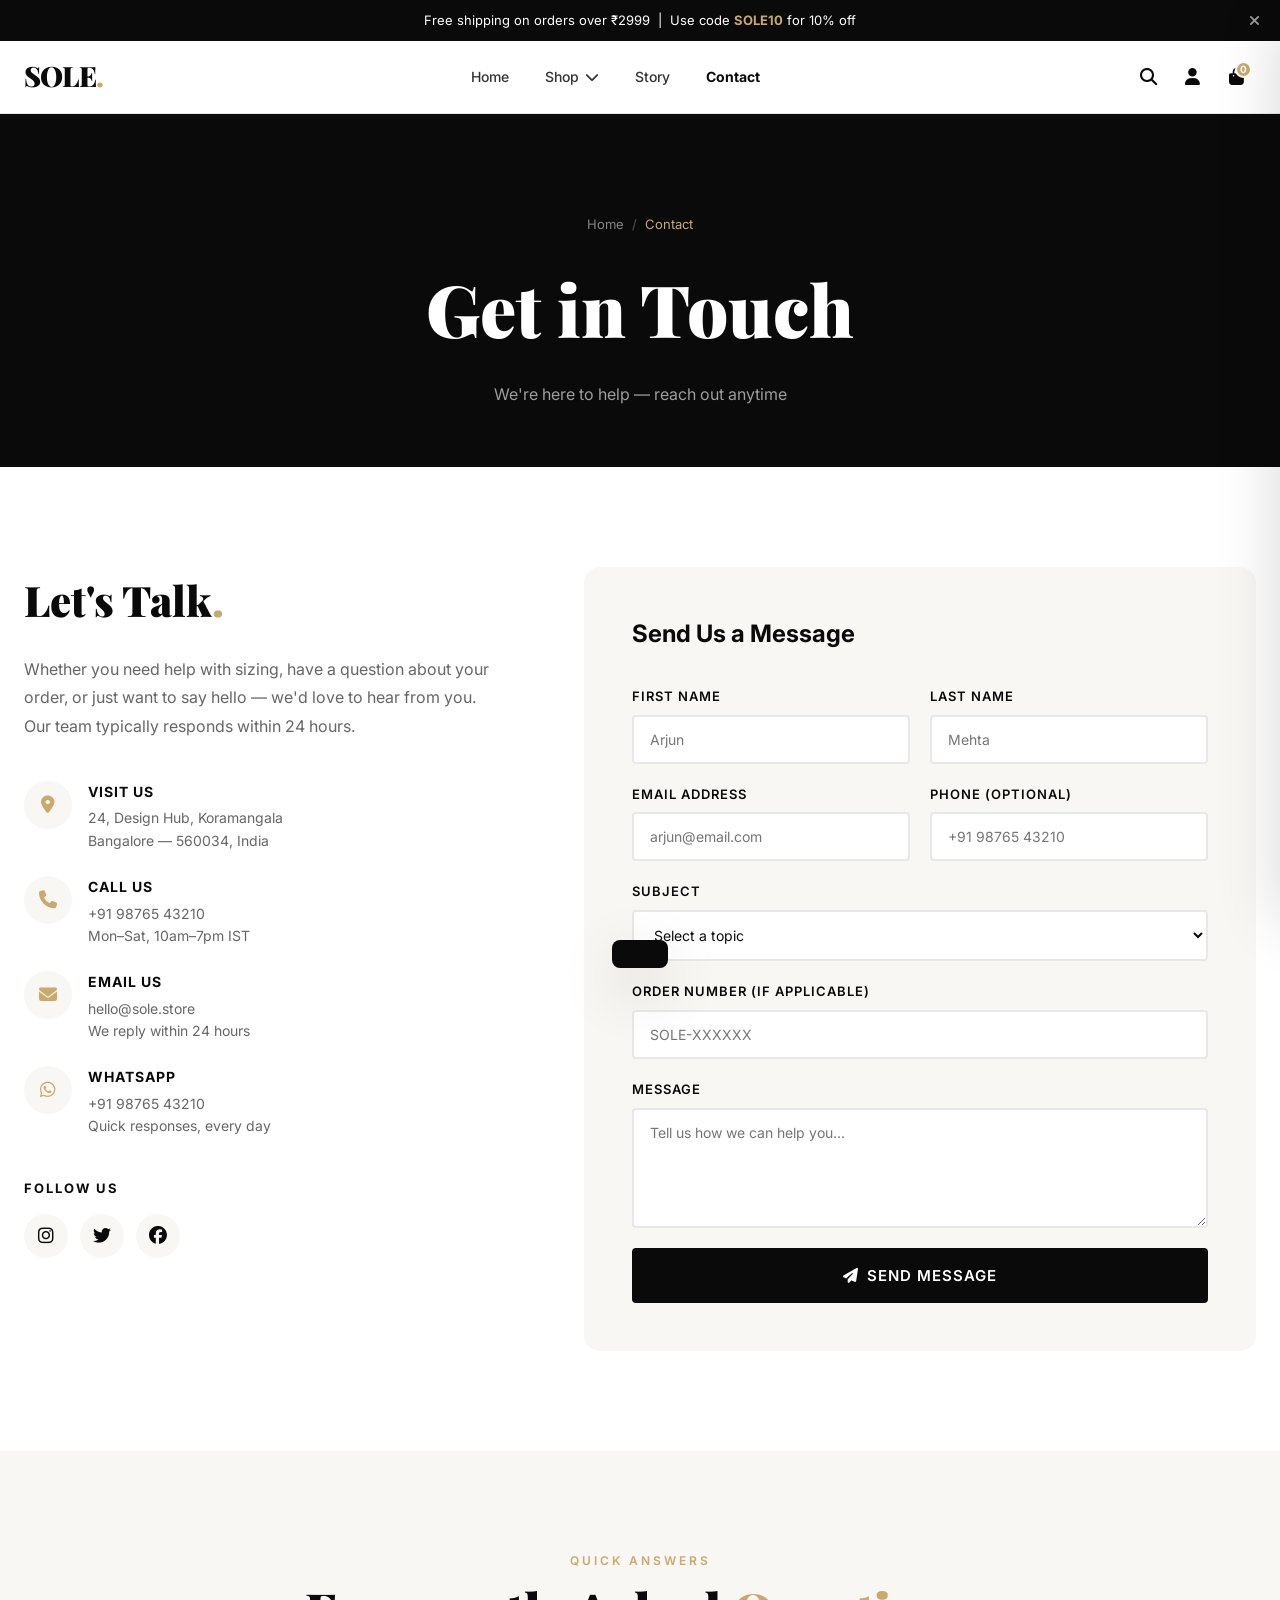
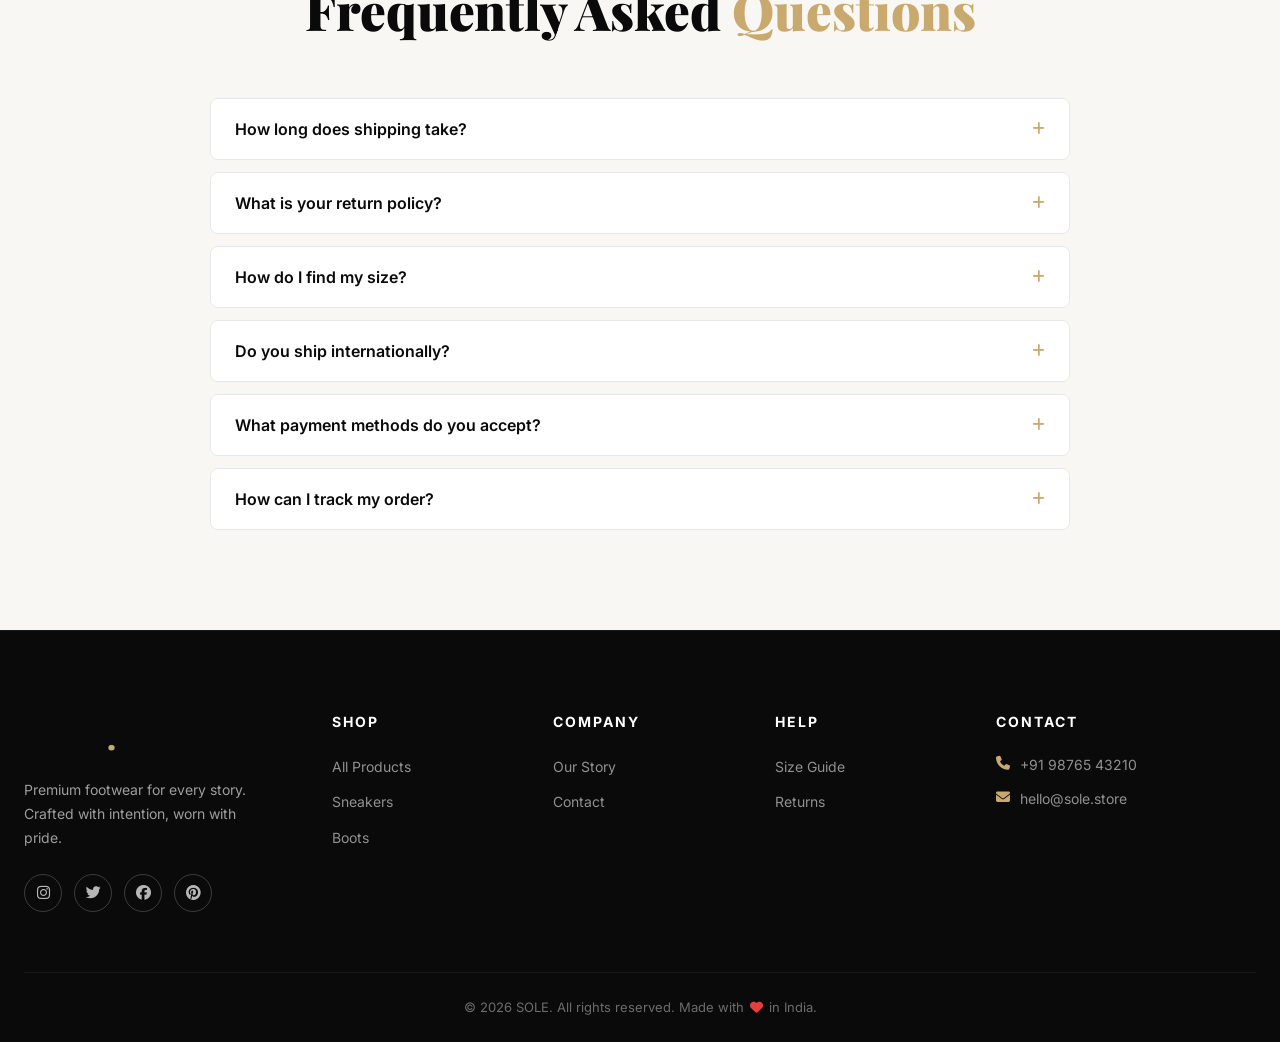
<file: contact.html>
<!DOCTYPE html>
<html lang="en">
<head>
  <meta charset="UTF-8" />
  <meta name="viewport" content="width=device-width, initial-scale=1.0" />
  <title>Contact Us — SOLE Premium Footwear</title>
  <meta name="description" content="Get in touch with SOLE. We're here for sizing help, order questions, and anything else." />
  <link rel="stylesheet" href="css/style.css" />
  <link rel="preconnect" href="https://fonts.googleapis.com" />
  <link href="https://fonts.googleapis.com/css2?family=Inter:wght@300;400;500;600;700;900&family=Playfair+Display:wght@700;900&display=swap" rel="stylesheet" />
  <link rel="stylesheet" href="https://cdnjs.cloudflare.com/ajax/libs/font-awesome/6.5.0/css/all.min.css" />
</head>
<body>

  <!-- ANNOUNCEMENT BAR -->
  <div class="announcement-bar">
    <span>Free shipping on orders over ₹2999 &nbsp;|&nbsp; Use code <strong>SOLE10</strong> for 10% off</span>
    <button class="announcement-close" aria-label="Close"><i class="fas fa-times"></i></button>
  </div>

  <!-- NAVIGATION -->
  <header class="header" id="header">
    <nav class="nav container">
      <a href="index.html" class="nav__logo">SOLE<span>.</span></a>
      <ul class="nav__menu" id="navMenu">
        <li><a href="index.html" class="nav__link">Home</a></li>
        <li class="nav__dropdown">
          <a href="products.html" class="nav__link">Shop <i class="fas fa-chevron-down"></i></a>
          <ul class="dropdown__menu">
            <li><a href="products.html?cat=sneakers">Sneakers</a></li>
            <li><a href="products.html?cat=boots">Boots</a></li>
            <li><a href="products.html?cat=loafers">Loafers</a></li>
            <li><a href="products.html?cat=sandals">Sandals</a></li>
            <li><a href="products.html?cat=formal">Formal</a></li>
            <li><a href="products.html">All Products</a></li>
          </ul>
        </li>
        <li><a href="about.html" class="nav__link">Story</a></li>
        <li><a href="contact.html" class="nav__link active">Contact</a></li>
      </ul>
      <div class="nav__actions">
        <button class="nav__icon" id="searchToggle" aria-label="Search"><i class="fas fa-search"></i></button>
        <a href="about.html" class="nav__icon" aria-label="Account"><i class="fas fa-user"></i></a>
        <button class="nav__icon cart-btn" id="cartToggle" aria-label="Cart">
          <i class="fas fa-shopping-bag"></i>
          <span class="cart-count" id="cartCount">0</span>
        </button>
        <button class="nav__hamburger" id="hamburger" aria-label="Menu">
          <span></span><span></span><span></span>
        </button>
      </div>
    </nav>
    <div class="search-bar" id="searchBar">
      <div class="container">
        <input type="text" placeholder="Search products..." id="searchInput" />
        <button id="searchSubmit"><i class="fas fa-search"></i></button>
        <button id="searchClose"><i class="fas fa-times"></i></button>
      </div>
    </div>
  </header>

  <!-- CART SIDEBAR -->
  <div class="cart-overlay" id="cartOverlay"></div>
  <aside class="cart-sidebar" id="cartSidebar">
    <div class="cart-sidebar__header">
      <h3>Your Bag <span id="cartItemCount">(0)</span></h3>
      <button id="cartClose"><i class="fas fa-times"></i></button>
    </div>
    <div class="cart-sidebar__body" id="cartItems">
      <div class="cart-empty" id="cartEmpty">
        <i class="fas fa-shopping-bag"></i>
        <p>Your bag is empty</p>
        <a href="products.html" class="btn btn--primary">Start Shopping</a>
      </div>
    </div>
    <div class="cart-sidebar__footer" id="cartFooter" style="display:none;">
      <div class="cart-subtotal"><span>Subtotal</span><span id="cartSubtotal">₹0</span></div>
      <p class="cart-note">Shipping & taxes calculated at checkout</p>
      <a href="checkout.html" class="btn btn--primary btn--full">Checkout</a>
    </div>
  </aside>

  <!-- PAGE HERO -->
  <section class="page-hero">
    <div class="container">
      <nav class="breadcrumb" aria-label="Breadcrumb">
        <a href="index.html">Home</a>
        <span>/</span>
        <span class="current">Contact</span>
      </nav>
      <h1>Get in Touch</h1>
      <p>We're here to help — reach out anytime</p>
    </div>
  </section>

  <!-- CONTACT SECTION -->
  <section class="contact-section">
    <div class="container">
      <div class="contact__grid">

        <!-- LEFT: INFO -->
        <div>
          <div class="contact__info">
            <h2>Let's Talk<span style="color:var(--accent)">.</span></h2>
            <p>Whether you need help with sizing, have a question about your order, or just want to say hello — we'd love to hear from you. Our team typically responds within 24 hours.</p>
          </div>
          <div class="contact__details">
            <div class="contact__detail">
              <div class="contact__detail-icon"><i class="fas fa-map-marker-alt"></i></div>
              <div class="contact__detail-text">
                <strong>Visit Us</strong>
                <p>24, Design Hub, Koramangala<br>Bangalore — 560034, India</p>
              </div>
            </div>
            <div class="contact__detail">
              <div class="contact__detail-icon"><i class="fas fa-phone"></i></div>
              <div class="contact__detail-text">
                <strong>Call Us</strong>
                <p>+91 98765 43210<br>Mon–Sat, 10am–7pm IST</p>
              </div>
            </div>
            <div class="contact__detail">
              <div class="contact__detail-icon"><i class="fas fa-envelope"></i></div>
              <div class="contact__detail-text">
                <strong>Email Us</strong>
                <p>hello@sole.store<br>We reply within 24 hours</p>
              </div>
            </div>
            <div class="contact__detail">
              <div class="contact__detail-icon"><i class="fab fa-whatsapp"></i></div>
              <div class="contact__detail-text">
                <strong>WhatsApp</strong>
                <p>+91 98765 43210<br>Quick responses, every day</p>
              </div>
            </div>
          </div>

          <!-- Social -->
          <div style="margin-top:40px;">
            <p style="font-size:13px;font-weight:700;letter-spacing:2px;text-transform:uppercase;margin-bottom:16px;">Follow Us</p>
            <div style="display:flex;gap:12px;">
              <a href="#" style="width:44px;height:44px;background:var(--off-white);border-radius:50%;display:flex;align-items:center;justify-content:center;font-size:18px;color:var(--black);transition:all 0.3s;" onmouseover="this.style.background='#0a0a0a';this.style.color='#fff'" onmouseout="this.style.background='var(--off-white)';this.style.color='var(--black)'"><i class="fab fa-instagram"></i></a>
              <a href="#" style="width:44px;height:44px;background:var(--off-white);border-radius:50%;display:flex;align-items:center;justify-content:center;font-size:18px;color:var(--black);transition:all 0.3s;" onmouseover="this.style.background='#0a0a0a';this.style.color='#fff'" onmouseout="this.style.background='var(--off-white)';this.style.color='var(--black)'"><i class="fab fa-twitter"></i></a>
              <a href="#" style="width:44px;height:44px;background:var(--off-white);border-radius:50%;display:flex;align-items:center;justify-content:center;font-size:18px;color:var(--black);transition:all 0.3s;" onmouseover="this.style.background='#0a0a0a';this.style.color='#fff'" onmouseout="this.style.background='var(--off-white)';this.style.color='var(--black)'"><i class="fab fa-facebook"></i></a>
            </div>
          </div>
        </div>

        <!-- RIGHT: FORM -->
        <div class="contact-form fade-in">
          <h3>Send Us a Message</h3>
          <form id="contactForm" novalidate>
            <div class="form-grid">
              <div class="form-group">
                <label for="firstName">First Name</label>
                <input type="text" id="firstName" name="firstName" placeholder="Arjun" required />
              </div>
              <div class="form-group">
                <label for="lastName">Last Name</label>
                <input type="text" id="lastName" name="lastName" placeholder="Mehta" required />
              </div>
              <div class="form-group">
                <label for="email">Email Address</label>
                <input type="email" id="email" name="email" placeholder="arjun@email.com" required />
              </div>
              <div class="form-group">
                <label for="phone">Phone (Optional)</label>
                <input type="tel" id="phone" name="phone" placeholder="+91 98765 43210" />
              </div>
              <div class="form-group full">
                <label for="subject">Subject</label>
                <select id="subject" name="subject">
                  <option value="">Select a topic</option>
                  <option value="order">Order Inquiry</option>
                  <option value="sizing">Sizing Help</option>
                  <option value="return">Return / Exchange</option>
                  <option value="wholesale">Wholesale</option>
                  <option value="other">Other</option>
                </select>
              </div>
              <div class="form-group full">
                <label for="orderNumber">Order Number (if applicable)</label>
                <input type="text" id="orderNumber" name="orderNumber" placeholder="SOLE-XXXXXX" />
              </div>
              <div class="form-group full">
                <label for="message">Message</label>
                <textarea id="message" name="message" placeholder="Tell us how we can help you..." required rows="5"></textarea>
              </div>
              <div class="form-group full">
                <button type="submit" class="btn btn--primary btn--full" style="font-size:15px;padding:16px;">
                  <i class="fas fa-paper-plane"></i> Send Message
                </button>
              </div>
            </div>
          </form>
        </div>
      </div>
    </div>
  </section>

  <!-- FAQ SECTION -->
  <section class="section" style="background:var(--off-white);">
    <div class="container">
      <div class="section__header">
        <p class="section__tag">Quick Answers</p>
        <h2 class="section__title">Frequently Asked <span>Questions</span></h2>
      </div>
      <div class="faq-grid" id="faqGrid">
        <div class="faq-item">
          <button class="faq-question">
            How long does shipping take?
            <i class="fas fa-plus"></i>
          </button>
          <div class="faq-answer">
            <p>Standard delivery takes 2–5 business days across India. Express delivery (1–2 days) is available for metro cities. You'll receive a tracking link via SMS and email once your order ships.</p>
          </div>
        </div>
        <div class="faq-item">
          <button class="faq-question">
            What is your return policy?
            <i class="fas fa-plus"></i>
          </button>
          <div class="faq-answer">
            <p>We offer 30-day returns on unworn shoes in original packaging. Exchange for size issues is free — just contact us within 7 days of delivery and we'll sort it out.</p>
          </div>
        </div>
        <div class="faq-item">
          <button class="faq-question">
            How do I find my size?
            <i class="fas fa-plus"></i>
          </button>
          <div class="faq-answer">
            <p>Our shoes run true to size for most styles. Check the size guide on each product page for measurements. When in doubt, size up — we also offer free size exchanges.</p>
          </div>
        </div>
        <div class="faq-item">
          <button class="faq-question">
            Do you ship internationally?
            <i class="fas fa-plus"></i>
          </button>
          <div class="faq-answer">
            <p>Currently we ship across all 29 states in India. International shipping is coming soon — join our newsletter to be the first to know.</p>
          </div>
        </div>
        <div class="faq-item">
          <button class="faq-question">
            What payment methods do you accept?
            <i class="fas fa-plus"></i>
          </button>
          <div class="faq-answer">
            <p>We accept all major credit/debit cards, UPI, NetBanking, PayTM, GPay, PhonePe, and Cash on Delivery for orders up to ₹5000.</p>
          </div>
        </div>
        <div class="faq-item">
          <button class="faq-question">
            How can I track my order?
            <i class="fas fa-plus"></i>
          </button>
          <div class="faq-answer">
            <p>Once your order ships, you'll receive an SMS and email with a tracking link. You can also email us at hello@sole.store with your order number for an update.</p>
          </div>
        </div>
      </div>
    </div>
  </section>

  <!-- FOOTER -->
  <footer class="footer">
    <div class="container">
      <div class="footer__grid">
        <div class="footer__brand">
          <a href="index.html" class="nav__logo footer__logo">SOLE<span>.</span></a>
          <p>Premium footwear for every story. Crafted with intention, worn with pride.</p>
          <div class="footer__social">
            <a href="#" aria-label="Instagram"><i class="fab fa-instagram"></i></a>
            <a href="#" aria-label="Twitter"><i class="fab fa-twitter"></i></a>
            <a href="#" aria-label="Facebook"><i class="fab fa-facebook"></i></a>
            <a href="#" aria-label="Pinterest"><i class="fab fa-pinterest"></i></a>
          </div>
        </div>
        <div class="footer__links">
          <h4>Shop</h4>
          <ul>
            <li><a href="products.html">All Products</a></li>
            <li><a href="products.html?cat=sneakers">Sneakers</a></li>
            <li><a href="products.html?cat=boots">Boots</a></li>
          </ul>
        </div>
        <div class="footer__links">
          <h4>Company</h4>
          <ul>
            <li><a href="about.html">Our Story</a></li>
            <li><a href="contact.html">Contact</a></li>
          </ul>
        </div>
        <div class="footer__links">
          <h4>Help</h4>
          <ul>
            <li><a href="#">Size Guide</a></li>
            <li><a href="#">Returns</a></li>
          </ul>
        </div>
        <div class="footer__contact">
          <h4>Contact</h4>
          <p><i class="fas fa-phone"></i> +91 98765 43210</p>
          <p><i class="fas fa-envelope"></i> hello@sole.store</p>
        </div>
      </div>
      <div class="footer__bottom">
        <p>&copy; 2026 SOLE. All rights reserved. Made with <i class="fas fa-heart"></i> in India.</p>
      </div>
    </div>
  </footer>

  <button class="back-to-top" id="backToTop"><i class="fas fa-arrow-up"></i></button>
  <div class="toast" id="toast"></div>

  <script src="js/products.js"></script>
  <script src="js/main.js"></script>
  <script>
    // FAQ Accordion
    document.querySelectorAll('.faq-question').forEach(btn => {
      btn.addEventListener('click', () => {
        const item = btn.closest('.faq-item');
        const isOpen = item.classList.contains('active');
        document.querySelectorAll('.faq-item.active').forEach(i => i.classList.remove('active'));
        if (!isOpen) item.classList.add('active');
      });
    });
  </script>
</body>
</html>
</file>
<file: css/style.css>
/* ============================================================
   SOLE — E-Commerce Footwear Website
   Design System: Minimalistic, Bold, Premium
   ============================================================ */

/* ---- VARIABLES ---- */
:root {
  --black: #0a0a0a;
  --white: #ffffff;
  --off-white: #f8f7f4;
  --cream: #f0ece3;
  --accent: #c9a96e;
  --accent-dark: #a8824a;
  --gray-100: #f5f5f5;
  --gray-200: #e8e8e8;
  --gray-400: #9e9e9e;
  --gray-600: #666666;
  --gray-800: #333333;
  --danger: #e53e3e;
  --success: #38a169;

  --font-sans: 'Inter', sans-serif;
  --font-serif: 'Playfair Display', serif;

  --radius: 4px;
  --radius-md: 8px;
  --radius-lg: 16px;

  --shadow-sm: 0 2px 8px rgba(0,0,0,0.06);
  --shadow-md: 0 8px 30px rgba(0,0,0,0.10);
  --shadow-lg: 0 20px 60px rgba(0,0,0,0.16);

  --transition: all 0.3s cubic-bezier(0.4, 0, 0.2, 1);
  --transition-slow: all 0.6s cubic-bezier(0.4, 0, 0.2, 1);

  --nav-height: 72px;
  --announce-height: 40px;
}

/* ---- RESET ---- */
*, *::before, *::after { margin: 0; padding: 0; box-sizing: border-box; }
html { scroll-behavior: smooth; font-size: 16px; }
body {
  font-family: var(--font-sans);
  background: var(--white);
  color: var(--black);
  line-height: 1.6;
  overflow-x: hidden;
}
img { max-width: 100%; display: block; }
a { text-decoration: none; color: inherit; }
ul { list-style: none; }
button { cursor: pointer; border: none; background: none; font-family: inherit; }
input, textarea { font-family: inherit; }

/* ---- LAYOUT ---- */
.container {
  max-width: 1280px;
  margin: 0 auto;
  padding: 0 24px;
}
.section { padding: 100px 0; }

/* ---- TYPOGRAPHY ---- */
.section__header { text-align: center; margin-bottom: 60px; }
.section__tag {
  font-size: 12px;
  font-weight: 600;
  letter-spacing: 3px;
  text-transform: uppercase;
  color: var(--accent);
  margin-bottom: 12px;
  display: block;
}
.section__title {
  font-family: var(--font-serif);
  font-size: clamp(32px, 4vw, 52px);
  font-weight: 900;
  line-height: 1.1;
  color: var(--black);
}
.section__title span { color: var(--accent); }

/* ---- BUTTONS ---- */
.btn {
  display: inline-flex;
  align-items: center;
  gap: 8px;
  padding: 14px 32px;
  font-size: 14px;
  font-weight: 600;
  letter-spacing: 1px;
  text-transform: uppercase;
  border-radius: var(--radius);
  transition: var(--transition);
  cursor: pointer;
  white-space: nowrap;
}
.btn--primary {
  background: var(--black);
  color: var(--white);
  border: 2px solid var(--black);
}
.btn--primary:hover {
  background: var(--accent);
  border-color: var(--accent);
  transform: translateY(-2px);
  box-shadow: var(--shadow-md);
}
.btn--outline {
  background: transparent;
  color: var(--black);
  border: 2px solid var(--black);
}
.btn--outline:hover {
  background: var(--black);
  color: var(--white);
  transform: translateY(-2px);
}
.btn--ghost {
  background: transparent;
  color: var(--white);
  border: 2px solid rgba(255,255,255,0.6);
}
.btn--ghost:hover {
  background: var(--white);
  color: var(--black);
  border-color: var(--white);
}
.btn--white {
  background: var(--white);
  color: var(--black);
  border: 2px solid var(--white);
}
.btn--white:hover {
  background: transparent;
  color: var(--white);
}
.btn--full { width: 100%; justify-content: center; }
.btn--sm { padding: 10px 20px; font-size: 12px; }

/* ============================================================
   ANNOUNCEMENT BAR
   ============================================================ */
.announcement-bar {
  background: var(--black);
  color: var(--white);
  text-align: center;
  padding: 10px 24px;
  font-size: 13px;
  font-weight: 400;
  position: relative;
  z-index: 1000;
  display: flex;
  align-items: center;
  justify-content: center;
  gap: 16px;
  min-height: var(--announce-height);
}
.announcement-bar strong { color: var(--accent); }
.announcement-close {
  position: absolute;
  right: 20px;
  color: rgba(255,255,255,0.6);
  font-size: 14px;
  transition: var(--transition);
}
.announcement-close:hover { color: var(--white); }

/* ============================================================
   NAVIGATION
   ============================================================ */
.header {
  position: sticky;
  top: 0;
  z-index: 999;
  background: rgba(255,255,255,0.97);
  backdrop-filter: blur(20px);
  border-bottom: 1px solid var(--gray-200);
  transition: var(--transition);
}
.header.scrolled {
  box-shadow: var(--shadow-md);
}
.nav {
  display: flex;
  align-items: center;
  justify-content: space-between;
  height: var(--nav-height);
  gap: 32px;
}
.nav__logo {
  font-family: var(--font-serif);
  font-size: 28px;
  font-weight: 900;
  letter-spacing: -1px;
  color: var(--black);
}
.nav__logo span { color: var(--accent); }
.nav__menu {
  display: flex;
  align-items: center;
  gap: 8px;
}
.nav__link {
  font-size: 14px;
  font-weight: 500;
  color: var(--gray-800);
  padding: 8px 14px;
  border-radius: var(--radius);
  transition: var(--transition);
  display: flex;
  align-items: center;
  gap: 6px;
}
.nav__link:hover, .nav__link.active { color: var(--black); }
.nav__link.active { font-weight: 700; }

/* Dropdown */
.nav__dropdown { position: relative; }
.dropdown__menu {
  position: absolute;
  top: calc(100% + 12px);
  left: 0;
  background: var(--white);
  border: 1px solid var(--gray-200);
  border-radius: var(--radius-md);
  box-shadow: var(--shadow-lg);
  min-width: 180px;
  opacity: 0;
  pointer-events: none;
  transform: translateY(-10px);
  transition: var(--transition);
  z-index: 100;
}
.nav__dropdown:hover .dropdown__menu {
  opacity: 1;
  pointer-events: all;
  transform: translateY(0);
}
.dropdown__menu li a {
  display: block;
  padding: 10px 18px;
  font-size: 14px;
  color: var(--gray-800);
  transition: var(--transition);
}
.dropdown__menu li a:hover { background: var(--gray-100); color: var(--black); }
.dropdown__menu li:first-child a { border-radius: var(--radius-md) var(--radius-md) 0 0; }
.dropdown__menu li:last-child a { border-radius: 0 0 var(--radius-md) var(--radius-md); }

.nav__actions { display: flex; align-items: center; gap: 4px; }
.nav__icon {
  width: 40px; height: 40px;
  display: flex; align-items: center; justify-content: center;
  border-radius: 50%;
  font-size: 17px;
  color: var(--black);
  transition: var(--transition);
  position: relative;
}
.nav__icon:hover { background: var(--gray-100); }
.cart-count {
  position: absolute;
  top: 4px; right: 4px;
  background: var(--accent);
  color: var(--white);
  font-size: 10px;
  font-weight: 700;
  width: 17px; height: 17px;
  border-radius: 50%;
  display: flex; align-items: center; justify-content: center;
  border: 2px solid var(--white);
}
.nav__hamburger {
  display: none;
  flex-direction: column;
  gap: 5px;
  padding: 8px;
  border-radius: var(--radius);
  transition: var(--transition);
}
.nav__hamburger span {
  display: block;
  width: 22px; height: 2px;
  background: var(--black);
  border-radius: 2px;
  transition: var(--transition);
}
.nav__hamburger:hover { background: var(--gray-100); }

/* Search Bar */
.search-bar {
  background: var(--white);
  border-top: 1px solid var(--gray-200);
  padding: 16px 0;
  display: none;
}
.search-bar.active { display: block; }
.search-bar .container {
  display: flex;
  align-items: center;
  gap: 12px;
}
.search-bar input {
  flex: 1;
  padding: 12px 16px;
  border: 2px solid var(--gray-200);
  border-radius: var(--radius);
  font-size: 15px;
  outline: none;
  transition: var(--transition);
}
.search-bar input:focus { border-color: var(--black); }
.search-bar button { color: var(--black); font-size: 18px; padding: 8px; }

/* ============================================================
   CART SIDEBAR
   ============================================================ */
.cart-overlay {
  position: fixed; inset: 0;
  background: rgba(0,0,0,0.5);
  z-index: 1100;
  opacity: 0;
  pointer-events: none;
  transition: var(--transition);
}
.cart-overlay.active { opacity: 1; pointer-events: all; }
.cart-sidebar {
  position: fixed;
  top: 0; right: -420px;
  width: 420px; max-width: 100vw;
  height: 100vh;
  background: var(--white);
  z-index: 1200;
  display: flex;
  flex-direction: column;
  transition: right 0.4s cubic-bezier(0.4, 0, 0.2, 1);
  box-shadow: var(--shadow-lg);
}
.cart-sidebar.active { right: 0; }
.cart-sidebar__header {
  display: flex;
  align-items: center;
  justify-content: space-between;
  padding: 24px;
  border-bottom: 1px solid var(--gray-200);
}
.cart-sidebar__header h3 { font-size: 20px; font-weight: 700; }
.cart-sidebar__header button { font-size: 20px; color: var(--gray-600); transition: var(--transition); }
.cart-sidebar__header button:hover { color: var(--black); }
.cart-sidebar__body {
  flex: 1;
  overflow-y: auto;
  padding: 24px;
}
.cart-empty {
  display: flex; flex-direction: column;
  align-items: center; justify-content: center;
  gap: 16px;
  height: 100%;
  text-align: center;
}
.cart-empty i { font-size: 48px; color: var(--gray-200); }
.cart-empty p { color: var(--gray-600); font-size: 16px; }
.cart-item {
  display: flex;
  gap: 16px;
  padding: 16px 0;
  border-bottom: 1px solid var(--gray-100);
}
.cart-item img { width: 80px; height: 80px; object-fit: cover; border-radius: var(--radius-md); flex-shrink: 0; }
.cart-item__info { flex: 1; }
.cart-item__name { font-size: 14px; font-weight: 600; margin-bottom: 4px; }
.cart-item__meta { font-size: 12px; color: var(--gray-600); margin-bottom: 8px; }
.cart-item__controls { display: flex; align-items: center; gap: 12px; }
.qty-btn {
  width: 28px; height: 28px;
  border: 1px solid var(--gray-200);
  border-radius: 4px;
  display: flex; align-items: center; justify-content: center;
  font-size: 14px; font-weight: 700;
  transition: var(--transition);
}
.qty-btn:hover { background: var(--black); color: var(--white); border-color: var(--black); }
.cart-item__qty { font-size: 14px; font-weight: 600; min-width: 20px; text-align: center; }
.cart-item__price { font-size: 15px; font-weight: 700; }
.cart-item__remove { color: var(--gray-400); font-size: 14px; margin-left: auto; transition: var(--transition); }
.cart-item__remove:hover { color: var(--danger); }
.cart-sidebar__footer {
  padding: 24px;
  border-top: 1px solid var(--gray-200);
  display: flex;
  flex-direction: column;
  gap: 12px;
}
.cart-subtotal {
  display: flex;
  justify-content: space-between;
  font-size: 18px;
  font-weight: 700;
}
.cart-note { font-size: 12px; color: var(--gray-600); text-align: center; }

/* ============================================================
   HERO
   ============================================================ */
.hero {
  position: relative;
  height: calc(100vh - var(--nav-height) - var(--announce-height));
  min-height: 600px;
  overflow: hidden;
}
.hero__slides { position: relative; width: 100%; height: 100%; }
.hero__slide {
  position: absolute; inset: 0;
  background-size: cover;
  background-position: center;
  opacity: 0;
  transition: opacity 0.8s ease;
}
.hero__slide.active { opacity: 1; z-index: 1; }
.hero__overlay {
  position: absolute; inset: 0;
  background: linear-gradient(135deg, rgba(10,10,10,0.75) 0%, rgba(10,10,10,0.3) 60%, transparent 100%);
}
.hero__content {
  position: absolute;
  bottom: 15%;
  left: 0; right: 0;
  z-index: 2;
  max-width: 700px;
}
.hero__tag {
  font-size: 12px;
  font-weight: 600;
  letter-spacing: 4px;
  text-transform: uppercase;
  color: var(--accent);
  margin-bottom: 16px;
}
.hero__title {
  font-family: var(--font-serif);
  font-size: clamp(52px, 8vw, 100px);
  font-weight: 900;
  color: var(--white);
  line-height: 0.95;
  margin-bottom: 24px;
}
.hero__title span { color: var(--accent); }
.hero__sub {
  font-size: 18px;
  color: rgba(255,255,255,0.85);
  margin-bottom: 36px;
  line-height: 1.6;
  max-width: 460px;
}
.hero__actions { display: flex; gap: 16px; flex-wrap: wrap; }
.hero__controls {
  position: absolute;
  bottom: 40px; left: 50%;
  transform: translateX(-50%);
  z-index: 3;
  display: flex;
  align-items: center;
  gap: 20px;
}
.hero__prev, .hero__next {
  width: 44px; height: 44px;
  border: 2px solid rgba(255,255,255,0.5);
  border-radius: 50%;
  color: var(--white);
  font-size: 16px;
  display: flex; align-items: center; justify-content: center;
  transition: var(--transition);
}
.hero__prev:hover, .hero__next:hover {
  background: var(--white);
  color: var(--black);
  border-color: var(--white);
}
.hero__dots { display: flex; gap: 8px; }
.hero__dot {
  width: 8px; height: 8px;
  border-radius: 50%;
  background: rgba(255,255,255,0.4);
  cursor: pointer;
  transition: var(--transition);
}
.hero__dot.active { background: var(--white); width: 24px; border-radius: 4px; }
.hero__scroll {
  position: absolute;
  right: 40px; bottom: 50px;
  z-index: 3;
  display: flex;
  flex-direction: column;
  align-items: center;
  gap: 8px;
  color: rgba(255,255,255,0.6);
  font-size: 11px;
  letter-spacing: 2px;
  text-transform: uppercase;
}
.hero__scroll-line {
  width: 1px; height: 50px;
  background: rgba(255,255,255,0.4);
  animation: scrollLine 2s ease-in-out infinite;
}
@keyframes scrollLine { 0%,100% { transform: scaleY(0); transform-origin: top; } 50% { transform: scaleY(1); transform-origin: top; } }

/* ============================================================
   STATS
   ============================================================ */
.stats {
  background: var(--black);
  padding: 60px 0;
}
.stats__grid {
  display: grid;
  grid-template-columns: repeat(4, 1fr);
  gap: 24px;
  text-align: center;
}
.stat__item { padding: 20px; }
.stat__num {
  font-family: var(--font-serif);
  font-size: clamp(36px, 5vw, 60px);
  font-weight: 900;
  color: var(--accent);
  line-height: 1;
  margin-bottom: 8px;
}
.stat__item p {
  color: rgba(255,255,255,0.6);
  font-size: 14px;
  letter-spacing: 1px;
}

/* ============================================================
   CATEGORIES
   ============================================================ */
.categories__grid {
  display: grid;
  grid-template-columns: repeat(4, 1fr);
  grid-template-rows: repeat(2, 240px);
  gap: 16px;
}
.category__card {
  position: relative;
  overflow: hidden;
  border-radius: var(--radius-md);
  display: block;
}
.category__card--large {
  grid-column: span 2;
  grid-row: span 2;
}
.category__card img {
  width: 100%; height: 100%;
  object-fit: cover;
  transition: transform 0.6s ease;
}
.category__card:hover img { transform: scale(1.08); }
.category__overlay {
  position: absolute; inset: 0;
  background: linear-gradient(to top, rgba(10,10,10,0.8) 0%, transparent 60%);
  display: flex;
  flex-direction: column;
  justify-content: flex-end;
  padding: 24px;
  transition: var(--transition);
}
.category__overlay h3 {
  font-family: var(--font-serif);
  font-size: 24px;
  font-weight: 700;
  color: var(--white);
  margin-bottom: 4px;
}
.category__card--large .category__overlay h3 { font-size: 36px; }
.category__overlay span {
  font-size: 13px;
  color: rgba(255,255,255,0.7);
  letter-spacing: 1px;
}
.category__card:hover .category__overlay { background: linear-gradient(to top, rgba(10,10,10,0.9) 0%, rgba(10,10,10,0.2) 100%); }

/* ============================================================
   PRODUCTS
   ============================================================ */
.product-filters {
  display: flex;
  gap: 8px;
  justify-content: center;
  margin-top: 24px;
  flex-wrap: wrap;
}
.filter-btn {
  padding: 8px 20px;
  border: 2px solid var(--gray-200);
  border-radius: 50px;
  font-size: 13px;
  font-weight: 600;
  color: var(--gray-600);
  transition: var(--transition);
  letter-spacing: 0.5px;
}
.filter-btn:hover { border-color: var(--black); color: var(--black); }
.filter-btn.active { background: var(--black); color: var(--white); border-color: var(--black); }
.products__grid {
  display: grid;
  grid-template-columns: repeat(4, 1fr);
  gap: 28px;
  margin-top: 16px;
}
.arrivals__grid {
  display: grid;
  grid-template-columns: repeat(4, 1fr);
  gap: 28px;
}
.product-card {
  background: var(--white);
  border-radius: var(--radius-md);
  overflow: hidden;
  position: relative;
  transition: var(--transition);
  border: 1px solid transparent;
}
.product-card:hover {
  border-color: var(--gray-200);
  box-shadow: var(--shadow-md);
  transform: translateY(-4px);
}
.product-card__image {
  position: relative;
  padding-top: 100%;
  overflow: hidden;
  background: var(--gray-100);
}
.product-card__image img {
  position: absolute; inset: 0;
  width: 100%; height: 100%;
  object-fit: cover;
  transition: transform 0.6s ease;
}
.product-card:hover .product-card__image img { transform: scale(1.06); }
.product-card__badges {
  position: absolute;
  top: 12px; left: 12px;
  display: flex; flex-direction: column; gap: 6px;
  z-index: 2;
}
.badge {
  padding: 4px 10px;
  font-size: 11px;
  font-weight: 700;
  letter-spacing: 1px;
  text-transform: uppercase;
  border-radius: 2px;
}
.badge--new { background: var(--black); color: var(--white); }
.badge--sale { background: var(--danger); color: var(--white); }
.badge--hot { background: var(--accent); color: var(--white); }
.product-card__actions {
  position: absolute;
  top: 12px; right: 12px;
  display: flex; flex-direction: column; gap: 8px;
  opacity: 0;
  transform: translateX(12px);
  transition: var(--transition);
  z-index: 2;
}
.product-card:hover .product-card__actions {
  opacity: 1;
  transform: translateX(0);
}
.product-card__actions button {
  width: 36px; height: 36px;
  background: var(--white);
  border-radius: 50%;
  display: flex; align-items: center; justify-content: center;
  font-size: 14px;
  color: var(--black);
  box-shadow: var(--shadow-sm);
  transition: var(--transition);
}
.product-card__actions button:hover { background: var(--black); color: var(--white); }
.product-card__actions button.wishlisted { color: var(--danger); }
.product-card__body { padding: 16px; }
.product-card__cat {
  font-size: 11px;
  font-weight: 600;
  letter-spacing: 2px;
  text-transform: uppercase;
  color: var(--accent);
  margin-bottom: 6px;
}
.product-card__name {
  font-size: 15px;
  font-weight: 600;
  color: var(--black);
  margin-bottom: 6px;
  white-space: nowrap;
  overflow: hidden;
  text-overflow: ellipsis;
}
.product-card__rating {
  display: flex;
  align-items: center;
  gap: 6px;
  margin-bottom: 10px;
}
.product-card__rating .stars { color: var(--accent); font-size: 12px; }
.product-card__rating span { font-size: 12px; color: var(--gray-600); }
.product-card__price {
  display: flex;
  align-items: center;
  gap: 10px;
  margin-bottom: 14px;
}
.price { font-size: 18px; font-weight: 700; }
.price--old {
  font-size: 14px;
  font-weight: 400;
  color: var(--gray-400);
  text-decoration: line-through;
}
.price--sale { color: var(--danger); }
.product-card__sizes {
  display: flex; gap: 6px; flex-wrap: wrap; margin-bottom: 14px;
}
.size-chip {
  padding: 4px 8px;
  border: 1px solid var(--gray-200);
  border-radius: 2px;
  font-size: 11px;
  font-weight: 600;
  cursor: pointer;
  transition: var(--transition);
}
.size-chip:hover, .size-chip.active { background: var(--black); color: var(--white); border-color: var(--black); }
.section__cta { text-align: center; margin-top: 48px; }

/* ============================================================
   PROMO BANNER
   ============================================================ */
.promo-banner {
  background: var(--black);
  overflow: hidden;
}
.promo-banner__inner {
  display: flex;
  align-items: center;
  min-height: 480px;
  gap: 60px;
}
.promo-banner__text { flex: 1; padding: 60px 0; }
.promo-banner__text h2 {
  font-family: var(--font-serif);
  font-size: clamp(36px, 5vw, 64px);
  font-weight: 900;
  color: var(--white);
  line-height: 1.1;
  margin-bottom: 20px;
}
.promo-banner__text h2 span { color: var(--accent); }
.promo-banner__text p { color: rgba(255,255,255,0.7); font-size: 16px; margin-bottom: 32px; }
.promo-banner__image {
  flex: 1;
  display: flex;
  justify-content: flex-end;
  align-items: flex-end;
}
.promo-banner__image img {
  max-height: 460px;
  object-fit: contain;
  filter: drop-shadow(0 20px 60px rgba(0,0,0,0.5));
  transform: rotate(10deg) translateY(20px);
  transition: var(--transition-slow);
}
.promo-banner:hover .promo-banner__image img {
  transform: rotate(5deg) translateY(0);
}

/* ============================================================
   HOW IT WORKS
   ============================================================ */
.how-it-works { background: var(--off-white); }
.steps__grid {
  display: grid;
  grid-template-columns: repeat(4, 1fr);
  gap: 32px;
  position: relative;
}
.steps__grid::before {
  content: '';
  position: absolute;
  top: 40px; left: 12%;
  width: 76%;
  height: 1px;
  background: var(--gray-200);
  z-index: 0;
}
.step__card {
  text-align: center;
  padding: 32px 20px;
  background: var(--white);
  border-radius: var(--radius-lg);
  position: relative;
  transition: var(--transition);
}
.step__card:hover {
  box-shadow: var(--shadow-md);
  transform: translateY(-6px);
}
.step__icon {
  width: 72px; height: 72px;
  background: var(--black);
  border-radius: 50%;
  display: flex; align-items: center; justify-content: center;
  margin: 0 auto 16px;
  font-size: 26px;
  color: var(--accent);
  position: relative;
  z-index: 1;
  transition: var(--transition);
}
.step__card:hover .step__icon { background: var(--accent); color: var(--white); }
.step__num {
  display: block;
  font-size: 11px;
  font-weight: 700;
  letter-spacing: 3px;
  color: var(--gray-400);
  margin-bottom: 10px;
  text-transform: uppercase;
}
.step__card h3 { font-size: 18px; font-weight: 700; margin-bottom: 10px; }
.step__card p { font-size: 14px; color: var(--gray-600); line-height: 1.6; }

/* ============================================================
   TESTIMONIALS
   ============================================================ */
.testimonials { background: var(--cream); }
.testimonials__grid {
  display: grid;
  grid-template-columns: repeat(3, 1fr);
  gap: 28px;
  align-items: center;
}
.testimonial__card {
  background: var(--white);
  padding: 32px;
  border-radius: var(--radius-lg);
  position: relative;
  box-shadow: var(--shadow-sm);
  transition: var(--transition);
}
.testimonial__card:hover { box-shadow: var(--shadow-md); transform: translateY(-4px); }
.featured-review {
  transform: scale(1.04);
  border: 2px solid var(--accent);
  box-shadow: var(--shadow-md);
}
.featured-review:hover { transform: scale(1.04) translateY(-4px); }
.testimonial__stars { color: var(--accent); font-size: 14px; margin-bottom: 16px; letter-spacing: 2px; }
.testimonial__card > p {
  font-size: 15px;
  line-height: 1.7;
  color: var(--gray-800);
  margin-bottom: 24px;
  font-style: italic;
}
.testimonial__author {
  display: flex;
  align-items: center;
  gap: 12px;
}
.testimonial__author img {
  width: 44px; height: 44px;
  border-radius: 50%;
  object-fit: cover;
}
.testimonial__author strong { display: block; font-size: 14px; font-weight: 700; }
.testimonial__author span { font-size: 12px; color: var(--gray-600); }

/* ============================================================
   GALLERY
   ============================================================ */
.gallery__grid {
  display: grid;
  grid-template-columns: repeat(6, 1fr);
  gap: 4px;
}
.gallery__item {
  position: relative;
  padding-top: 100%;
  overflow: hidden;
  display: block;
}
.gallery__item img {
  position: absolute; inset: 0;
  width: 100%; height: 100%;
  object-fit: cover;
  transition: transform 0.5s ease;
}
.gallery__item:hover img { transform: scale(1.1); }
.gallery__hover {
  position: absolute; inset: 0;
  background: rgba(10,10,10,0.5);
  display: flex; align-items: center; justify-content: center;
  color: var(--white);
  font-size: 24px;
  opacity: 0;
  transition: var(--transition);
}
.gallery__item:hover .gallery__hover { opacity: 1; }

/* ============================================================
   NEWSLETTER
   ============================================================ */
.newsletter {
  background: var(--black);
  padding: 80px 0;
}
.newsletter__inner {
  display: flex;
  align-items: center;
  justify-content: space-between;
  gap: 40px;
  flex-wrap: wrap;
}
.newsletter__text h2 {
  font-family: var(--font-serif);
  font-size: clamp(28px, 4vw, 42px);
  font-weight: 900;
  color: var(--white);
  margin-bottom: 8px;
}
.newsletter__text p { color: rgba(255,255,255,0.6); font-size: 16px; }
.newsletter__form {
  display: flex;
  gap: 0;
  flex: 1;
  max-width: 460px;
}
.newsletter__form input {
  flex: 1;
  padding: 16px 20px;
  border: 2px solid rgba(255,255,255,0.2);
  border-right: none;
  background: rgba(255,255,255,0.08);
  color: var(--white);
  font-size: 14px;
  border-radius: var(--radius) 0 0 var(--radius);
  outline: none;
  transition: var(--transition);
}
.newsletter__form input::placeholder { color: rgba(255,255,255,0.4); }
.newsletter__form input:focus { border-color: var(--accent); }
.newsletter__form .btn {
  border-radius: 0 var(--radius) var(--radius) 0;
  white-space: nowrap;
}

/* ============================================================
   FOOTER
   ============================================================ */
.footer {
  background: var(--black);
  border-top: 1px solid rgba(255,255,255,0.06);
  padding: 80px 0 0;
}
.footer__grid {
  display: grid;
  grid-template-columns: 1.5fr 1fr 1fr 1fr 1.5fr;
  gap: 48px;
  padding-bottom: 60px;
}
.footer__logo { font-size: 32px; margin-bottom: 16px; display: inline-block; }
.footer__brand p { color: rgba(255,255,255,0.6); font-size: 14px; line-height: 1.7; margin-bottom: 24px; max-width: 240px; }
.footer__social { display: flex; gap: 12px; }
.footer__social a {
  width: 38px; height: 38px;
  border: 1px solid rgba(255,255,255,0.2);
  border-radius: 50%;
  display: flex; align-items: center; justify-content: center;
  color: rgba(255,255,255,0.7);
  font-size: 15px;
  transition: var(--transition);
}
.footer__social a:hover { background: var(--accent); border-color: var(--accent); color: var(--white); }
.footer__links h4 {
  color: var(--white);
  font-size: 14px;
  font-weight: 700;
  letter-spacing: 2px;
  text-transform: uppercase;
  margin-bottom: 20px;
}
.footer__links ul li { margin-bottom: 10px; }
.footer__links ul li a {
  color: rgba(255,255,255,0.55);
  font-size: 14px;
  transition: var(--transition);
}
.footer__links ul li a:hover { color: var(--accent); }
.footer__contact h4 {
  color: var(--white);
  font-size: 14px;
  font-weight: 700;
  letter-spacing: 2px;
  text-transform: uppercase;
  margin-bottom: 20px;
}
.footer__contact p {
  color: rgba(255,255,255,0.55);
  font-size: 14px;
  display: flex;
  align-items: flex-start;
  gap: 10px;
  margin-bottom: 12px;
}
.footer__contact p i { color: var(--accent); margin-top: 2px; }
.footer__payments {
  display: flex; gap: 10px; margin-top: 24px; align-items: center;
}
.footer__payments img { height: 24px; width: auto; filter: brightness(0) invert(1) opacity(0.6); }
.footer__bottom {
  border-top: 1px solid rgba(255,255,255,0.06);
  padding: 24px 0;
  text-align: center;
  color: rgba(255,255,255,0.4);
  font-size: 13px;
}
.footer__bottom i { color: var(--danger); margin: 0 2px; }

/* ============================================================
   BACK TO TOP & TOAST
   ============================================================ */
.back-to-top {
  position: fixed;
  bottom: 32px; right: 32px;
  width: 48px; height: 48px;
  background: var(--black);
  color: var(--white);
  border-radius: 50%;
  display: flex; align-items: center; justify-content: center;
  font-size: 18px;
  box-shadow: var(--shadow-md);
  opacity: 0;
  transform: translateY(20px);
  pointer-events: none;
  transition: var(--transition);
  z-index: 900;
}
.back-to-top.visible { opacity: 1; transform: translateY(0); pointer-events: all; }
.back-to-top:hover { background: var(--accent); transform: translateY(-4px); }

.toast {
  position: fixed;
  bottom: 32px; left: 50%;
  transform: translateX(-50%) translateY(100px);
  background: var(--black);
  color: var(--white);
  padding: 14px 28px;
  border-radius: var(--radius-md);
  font-size: 14px;
  font-weight: 500;
  box-shadow: var(--shadow-lg);
  z-index: 9999;
  transition: transform 0.4s cubic-bezier(0.4, 0, 0.2, 1);
  max-width: 360px;
  text-align: center;
}
.toast.show { transform: translateX(-50%) translateY(0); }
.toast.success { border-left: 4px solid var(--success); }
.toast.error { border-left: 4px solid var(--danger); }

/* ============================================================
   PRODUCTS PAGE
   ============================================================ */
.page-hero {
  background: var(--black);
  padding: 100px 0 60px;
  text-align: center;
}
.page-hero h1 {
  font-family: var(--font-serif);
  font-size: clamp(40px, 6vw, 72px);
  font-weight: 900;
  color: var(--white);
  margin-bottom: 16px;
}
.page-hero p { color: rgba(255,255,255,0.6); font-size: 16px; }
.breadcrumb {
  display: flex; gap: 8px; align-items: center;
  justify-content: center;
  margin-bottom: 16px;
  font-size: 13px;
}
.breadcrumb a { color: rgba(255,255,255,0.5); }
.breadcrumb a:hover { color: var(--accent); }
.breadcrumb span { color: rgba(255,255,255,0.3); }
.breadcrumb .current { color: var(--accent); }

.shop-layout {
  display: grid;
  grid-template-columns: 260px 1fr;
  gap: 40px;
  padding: 60px 0;
}
.shop-sidebar { position: sticky; top: calc(var(--nav-height) + 20px); height: fit-content; }
.sidebar-widget { margin-bottom: 40px; }
.sidebar-widget h3 {
  font-size: 13px;
  font-weight: 700;
  letter-spacing: 2px;
  text-transform: uppercase;
  margin-bottom: 16px;
  padding-bottom: 12px;
  border-bottom: 2px solid var(--gray-200);
}
.sidebar-filter { display: flex; flex-direction: column; gap: 10px; }
.sidebar-filter label {
  display: flex; align-items: center; gap: 10px;
  font-size: 14px; cursor: pointer;
  color: var(--gray-800);
  transition: var(--transition);
}
.sidebar-filter label:hover { color: var(--black); }
.sidebar-filter input[type="checkbox"] { accent-color: var(--black); width: 16px; height: 16px; }
.color-swatches { display: flex; gap: 10px; flex-wrap: wrap; }
.color-swatch {
  width: 28px; height: 28px;
  border-radius: 50%;
  cursor: pointer;
  border: 2px solid transparent;
  transition: var(--transition);
}
.color-swatch:hover, .color-swatch.active { border-color: var(--black); transform: scale(1.15); }
.price-range { display: flex; flex-direction: column; gap: 12px; }
.price-range input[type="range"] { width: 100%; accent-color: var(--black); }
.price-display { display: flex; justify-content: space-between; font-size: 14px; font-weight: 600; }
.shop-main {}
.shop-toolbar {
  display: flex;
  align-items: center;
  justify-content: space-between;
  margin-bottom: 28px;
  flex-wrap: wrap;
  gap: 12px;
}
.shop-toolbar p { font-size: 14px; color: var(--gray-600); }
.shop-toolbar p strong { color: var(--black); }
.shop-sort {
  padding: 10px 16px;
  border: 2px solid var(--gray-200);
  border-radius: var(--radius);
  font-size: 14px;
  font-family: inherit;
  cursor: pointer;
  outline: none;
  color: var(--black);
  background: var(--white);
  transition: var(--transition);
}
.shop-sort:focus { border-color: var(--black); }

/* ============================================================
   ABOUT PAGE
   ============================================================ */
.about-intro { padding: 100px 0; }
.about-intro__grid { display: grid; grid-template-columns: 1fr 1fr; gap: 80px; align-items: center; }
.about-intro__text .section__tag { display: block; }
.about-intro__text h2 {
  font-family: var(--font-serif);
  font-size: clamp(36px, 5vw, 56px);
  font-weight: 900;
  line-height: 1.1;
  margin-bottom: 24px;
}
.about-intro__text p { color: var(--gray-600); line-height: 1.8; margin-bottom: 16px; font-size: 16px; }
.about-intro__image { position: relative; }
.about-intro__image img { border-radius: var(--radius-lg); width: 100%; }
.about-intro__image::before {
  content: '';
  position: absolute;
  top: -20px; right: -20px;
  width: 100%; height: 100%;
  border: 3px solid var(--accent);
  border-radius: var(--radius-lg);
  z-index: -1;
}
.values__grid { display: grid; grid-template-columns: repeat(3, 1fr); gap: 28px; }
.value__card { padding: 40px 32px; background: var(--off-white); border-radius: var(--radius-lg); text-align: center; transition: var(--transition); }
.value__card:hover { background: var(--black); color: var(--white); transform: translateY(-8px); }
.value__card i { font-size: 36px; color: var(--accent); margin-bottom: 16px; display: block; }
.value__card h3 { font-size: 20px; font-weight: 700; margin-bottom: 10px; }
.value__card p { font-size: 14px; line-height: 1.7; }
.value__card:hover p { color: rgba(255,255,255,0.7); }

/* ============================================================
   CONTACT PAGE
   ============================================================ */
.contact-section { padding: 100px 0; }
.contact__grid { display: grid; grid-template-columns: 1fr 1.4fr; gap: 80px; }
.contact__info h2 { font-family: var(--font-serif); font-size: 42px; font-weight: 900; margin-bottom: 20px; }
.contact__info p { color: var(--gray-600); line-height: 1.8; margin-bottom: 40px; }
.contact__details { display: flex; flex-direction: column; gap: 24px; }
.contact__detail {
  display: flex; gap: 16px; align-items: flex-start;
}
.contact__detail-icon {
  width: 48px; height: 48px;
  background: var(--off-white);
  border-radius: 50%;
  display: flex; align-items: center; justify-content: center;
  font-size: 18px;
  color: var(--accent);
  flex-shrink: 0;
}
.contact__detail-text strong { display: block; font-size: 14px; font-weight: 700; margin-bottom: 4px; text-transform: uppercase; letter-spacing: 1px; }
.contact__detail-text p { font-size: 14px; color: var(--gray-600); margin: 0; }
.contact-form { background: var(--off-white); padding: 48px; border-radius: var(--radius-lg); }
.contact-form h3 { font-size: 24px; font-weight: 700; margin-bottom: 32px; }
.form-grid { display: grid; grid-template-columns: 1fr 1fr; gap: 20px; }
.form-group { display: flex; flex-direction: column; gap: 8px; }
.form-group.full { grid-column: span 2; }
.form-group label { font-size: 13px; font-weight: 600; letter-spacing: 1px; text-transform: uppercase; }
.form-group input, .form-group textarea, .form-group select {
  padding: 14px 16px;
  border: 2px solid var(--gray-200);
  border-radius: var(--radius);
  font-size: 14px;
  font-family: inherit;
  outline: none;
  background: var(--white);
  color: var(--black);
  transition: var(--transition);
}
.form-group input:focus, .form-group textarea:focus, .form-group select:focus { border-color: var(--black); }
.form-group textarea { resize: vertical; min-height: 120px; }

/* ============================================================
   ANIMATIONS
   ============================================================ */
.fade-in {
  opacity: 0;
  transform: translateY(30px);
  transition: opacity 0.6s ease, transform 0.6s ease;
}
.fade-in.visible {
  opacity: 1;
  transform: translateY(0);
}
.fade-in-delay-1 { transition-delay: 0.1s; }
.fade-in-delay-2 { transition-delay: 0.2s; }
.fade-in-delay-3 { transition-delay: 0.3s; }
.fade-in-delay-4 { transition-delay: 0.4s; }

/* ============================================================
   RESPONSIVE
   ============================================================ */
@media (max-width: 1100px) {
  .products__grid, .arrivals__grid { grid-template-columns: repeat(3, 1fr); }
  .footer__grid { grid-template-columns: 1fr 1fr 1fr; gap: 32px; }
  .footer__brand { grid-column: span 3; }
}

@media (max-width: 900px) {
  :root { --nav-height: 64px; }
  .nav__menu {
    position: fixed;
    top: 0; right: -100%;
    width: 320px; height: 100vh;
    background: var(--white);
    flex-direction: column;
    justify-content: flex-start;
    align-items: flex-start;
    padding: 100px 32px 32px;
    gap: 4px;
    box-shadow: var(--shadow-lg);
    transition: right 0.4s ease;
    z-index: 1050;
  }
  .nav__menu.active { right: 0; }
  .nav__link { font-size: 20px; padding: 12px 0; width: 100%; }
  .nav__hamburger { display: flex; }
  .dropdown__menu {
    position: static;
    opacity: 1;
    pointer-events: all;
    transform: none;
    box-shadow: none;
    border: none;
    padding-left: 16px;
  }

  .hero__title { font-size: clamp(40px, 10vw, 72px); }
  .stats__grid { grid-template-columns: repeat(2, 1fr); }
  .categories__grid { grid-template-columns: repeat(2, 1fr); grid-template-rows: auto; }
  .category__card--large { grid-column: span 2; grid-row: auto; }
  .products__grid, .arrivals__grid { grid-template-columns: repeat(2, 1fr); }
  .steps__grid { grid-template-columns: repeat(2, 1fr); }
  .steps__grid::before { display: none; }
  .testimonials__grid { grid-template-columns: 1fr; }
  .featured-review { transform: none; }
  .gallery__grid { grid-template-columns: repeat(3, 1fr); }
  .promo-banner__inner { flex-direction: column; text-align: center; }
  .promo-banner__image { justify-content: center; }
  .newsletter__inner { flex-direction: column; text-align: center; }
  .newsletter__form { width: 100%; max-width: 100%; }
  .about-intro__grid { grid-template-columns: 1fr; }
  .values__grid { grid-template-columns: repeat(2, 1fr); }
  .contact__grid { grid-template-columns: 1fr; }
  .shop-layout { grid-template-columns: 1fr; }
  .shop-sidebar { position: static; }
  .footer__grid { grid-template-columns: 1fr 1fr; }
  .footer__brand { grid-column: span 2; }
  .footer__contact { grid-column: span 2; }
}

@media (max-width: 580px) {
  .section { padding: 70px 0; }
  .hero__content { bottom: 20%; }
  .hero__scroll { display: none; }
  .stats__grid { grid-template-columns: repeat(2, 1fr); gap: 12px; }
  .categories__grid { grid-template-columns: 1fr; }
  .category__card--large { grid-column: span 1; }
  .products__grid, .arrivals__grid { grid-template-columns: 1fr 1fr; gap: 12px; }
  .steps__grid { grid-template-columns: 1fr; }
  .gallery__grid { grid-template-columns: repeat(2, 1fr); }
  .footer__grid { grid-template-columns: 1fr; }
  .footer__brand { grid-column: span 1; }
  .footer__contact { grid-column: span 1; }
  .back-to-top { bottom: 20px; right: 20px; width: 40px; height: 40px; font-size: 15px; }
  .form-grid { grid-template-columns: 1fr; }
  .form-group.full { grid-column: span 1; }
  .contact-form { padding: 24px; }
  .cart-sidebar { width: 100%; }
}


/* ============================================================
   QUICK VIEW MODAL
   ============================================================ */
.quick-view-modal {
  position: fixed; inset: 0;
  z-index: 2000;
  display: flex; align-items: center; justify-content: center;
  padding: 20px;
}
.quick-view-overlay {
  position: absolute; inset: 0;
  background: rgba(10,10,10,0.7);
  opacity: 0;
  transition: opacity 0.3s ease;
}
.quick-view-modal.active .quick-view-overlay { opacity: 1; }
.quick-view-content {
  background: var(--white);
  border-radius: var(--radius-lg);
  max-width: 860px;
  width: 100%;
  position: relative;
  z-index: 1;
  overflow: hidden;
  transform: scale(0.9) translateY(20px);
  opacity: 0;
  transition: transform 0.35s cubic-bezier(0.4,0,0.2,1), opacity 0.35s ease;
  max-height: 90vh;
  overflow-y: auto;
}
.quick-view-modal.active .quick-view-content {
  transform: scale(1) translateY(0);
  opacity: 1;
}
.quick-view-close {
  position: absolute; top: 20px; right: 20px;
  width: 36px; height: 36px;
  background: var(--gray-100);
  border-radius: 50%;
  display: flex; align-items: center; justify-content: center;
  font-size: 16px;
  z-index: 2;
  transition: var(--transition);
}
.quick-view-close:hover { background: var(--black); color: var(--white); }
.quick-view-grid {
  display: grid;
  grid-template-columns: 1fr 1fr;
}
.quick-view-image img {
  width: 100%; height: 100%;
  object-fit: cover;
  min-height: 400px;
}
.quick-view-info {
  padding: 40px;
  overflow-y: auto;
}
.quick-view-info h2 {
  font-family: var(--font-serif);
  font-size: 28px;
  font-weight: 900;
  margin-bottom: 12px;
  line-height: 1.2;
}
@media (max-width: 680px) {
  .quick-view-grid { grid-template-columns: 1fr; }
  .quick-view-image img { min-height: 250px; }
  .quick-view-info { padding: 24px; }
}


/* ============================================================
   TIMELINE (About Page)
   ============================================================ */
.timeline {
  position: relative;
  max-width: 700px;
  margin: 0 auto;
}
.timeline::before {
  content: '';
  position: absolute;
  left: 50%;
  top: 0; bottom: 0;
  width: 2px;
  background: var(--gray-200);
  transform: translateX(-50%);
}
.timeline__item {
  display: grid;
  grid-template-columns: 1fr auto 1fr;
  gap: 24px;
  align-items: start;
  margin-bottom: 48px;
  position: relative;
}
.timeline__item:nth-child(odd) .timeline__year { order: 3; text-align: left; }
.timeline__item:nth-child(odd) .timeline__content { order: 1; text-align: right; }
.timeline__item:nth-child(even) .timeline__year { order: 1; text-align: right; }
.timeline__item:nth-child(even) .timeline__content { order: 3; text-align: left; }
.timeline__year {
  font-family: var(--font-serif);
  font-size: 28px;
  font-weight: 900;
  color: var(--accent);
  padding-top: 4px;
}
.timeline__item::after {
  content: '';
  width: 14px; height: 14px;
  background: var(--accent);
  border-radius: 50%;
  position: relative;
  top: 8px;
  z-index: 1;
  flex-shrink: 0;
}
.timeline__content h3 { font-size: 18px; font-weight: 700; margin-bottom: 8px; }
.timeline__content p { font-size: 14px; color: var(--gray-600); line-height: 1.7; }

@media (max-width: 680px) {
  .timeline::before { left: 20px; }
  .timeline__item { grid-template-columns: 40px 1fr; gap: 16px; }
  .timeline__item:nth-child(odd) .timeline__year,
  .timeline__item:nth-child(even) .timeline__year { display: none; }
  .timeline__item:nth-child(odd) .timeline__content,
  .timeline__item:nth-child(even) .timeline__content { order: 2; text-align: left; grid-column: 2; }
  .timeline__item::after { order: 1; margin-top: 8px; }
}

/* ============================================================
   FAQ ACCORDION (Contact Page)
   ============================================================ */
.faq-grid {
  max-width: 860px;
  margin: 0 auto;
  display: flex;
  flex-direction: column;
  gap: 12px;
}
.faq-item {
  background: var(--white);
  border-radius: var(--radius-md);
  overflow: hidden;
  border: 1px solid var(--gray-200);
  transition: var(--transition);
}
.faq-item.active { border-color: var(--accent); }
.faq-question {
  width: 100%;
  display: flex;
  align-items: center;
  justify-content: space-between;
  padding: 20px 24px;
  font-size: 16px;
  font-weight: 600;
  text-align: left;
  cursor: pointer;
  transition: var(--transition);
  background: var(--white);
  color: var(--black);
}
.faq-question i {
  font-size: 14px;
  color: var(--accent);
  transition: transform 0.3s ease;
  flex-shrink: 0;
}
.faq-item.active .faq-question { color: var(--accent); }
.faq-item.active .faq-question i { transform: rotate(45deg); }
.faq-answer {
  max-height: 0;
  overflow: hidden;
  transition: max-height 0.4s cubic-bezier(0.4,0,0.2,1);
}
.faq-item.active .faq-answer { max-height: 300px; }
.faq-answer p {
  padding: 0 24px 20px;
  font-size: 14px;
  color: var(--gray-600);
  line-height: 1.8;
}

/* ============================================================
   PAGINATION
   ============================================================ */
.pagination {
  display: flex;
  gap: 8px;
  justify-content: center;
  margin-top: 48px;
  flex-wrap: wrap;
}
.page-btn {
  width: 40px; height: 40px;
  border: 2px solid var(--gray-200);
  border-radius: var(--radius);
  font-size: 14px;
  font-weight: 600;
  color: var(--black);
  display: flex; align-items: center; justify-content: center;
  transition: var(--transition);
  cursor: pointer;
}
.page-btn:hover { border-color: var(--black); }
.page-btn.active { background: var(--black); color: var(--white); border-color: var(--black); }
</file>
